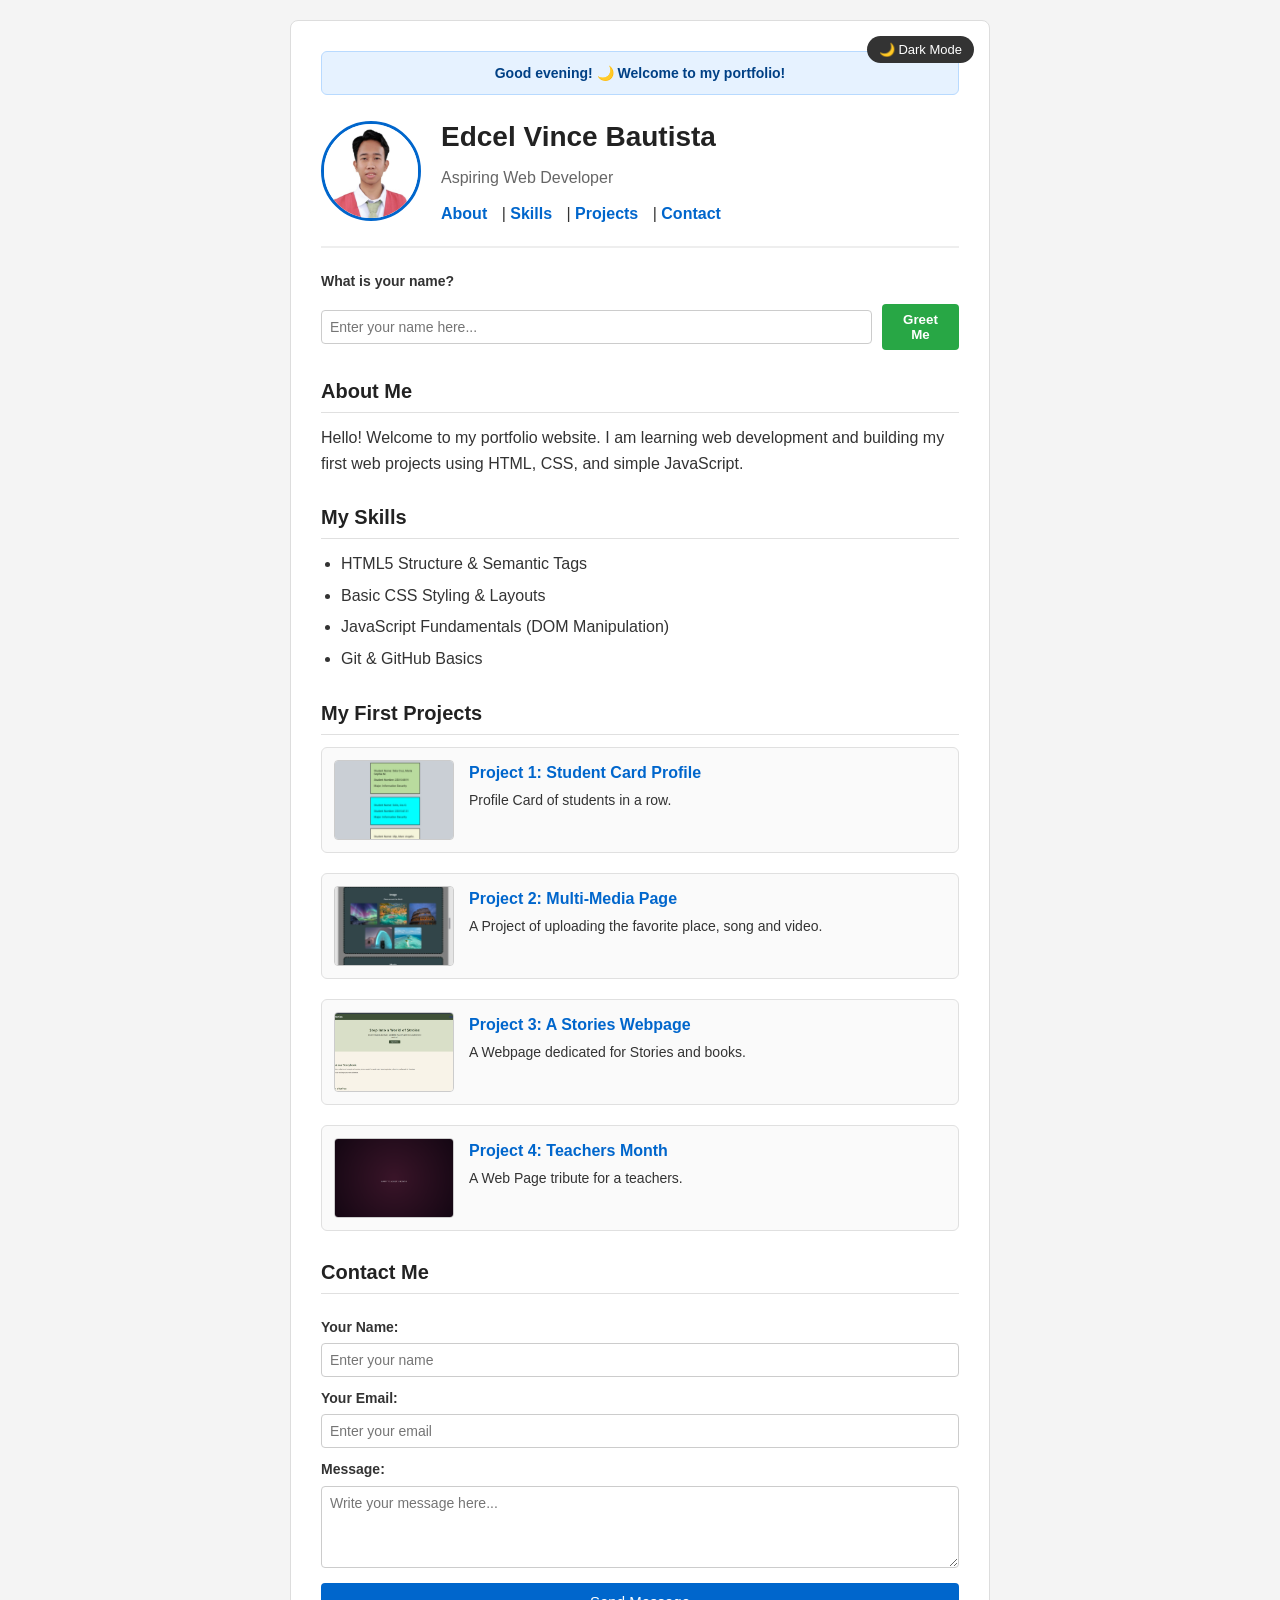
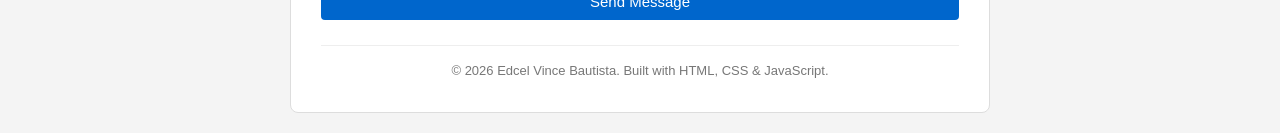
<file: index.html>
<!DOCTYPE html>
<html lang="en">
<head>
    <meta charset="UTF-8">
    <meta name="viewport" content="width=device-width, initial-scale=1.0">
    <title>Edcel Vince Bautista Portfolio</title>
    <link rel="stylesheet" href="style.css">
</head>
<body>

    
    <div class="container">

        
        <button id="dark-mode-btn" class="theme-toggle-btn" onclick="toggleDarkMode()">🌙 Dark Mode</button>

        
        <div id="greeting-banner" class="greeting-banner">
            Welcome to my portfolio!
        </div>

       
        <header>
            <img src="vince.profile.jpg" alt="Edcel Vince Bautista Profile Picture" class="profile-pic">
            <div class="header-text">
                <h1>Edcel Vince Bautista</h1>
                <p>Aspiring Web Developer</p>
                <nav>
                    <a href="#about">About</a> |
                    <a href="#skills">Skills</a> |
                    <a href="#projects">Projects</a> |
                    <a href="#contact">Contact</a>
                </nav>
            </div>
        </header>

        
        <section>
            <label for="visitor-name">What is your name?</label>
            <div class="visitor-section">
                <input type="text" id="visitor-name" placeholder="Enter your name here...">
                <button type="button" onclick="greetVisitor()">Greet Me</button>
            </div>
        </section>

        
        <section id="about">
            <h2>About Me</h2>
            <p>Hello! Welcome to my portfolio website. I am learning web development and building my first web projects using HTML, CSS, and simple JavaScript.</p>
        </section>

       
        <section id="skills">
            <h2>My Skills</h2>
            <ul>
                <li>HTML5 Structure & Semantic Tags</li>
                <li>Basic CSS Styling & Layouts</li>
                <li>JavaScript Fundamentals (DOM Manipulation)</li>
                <li>Git & GitHub Basics</li>
            </ul>
        </section>

        
        <section id="projects">
            <h2>My First Projects</h2>
            
            <div class="project-item">
                <img src="project1.jpg" alt="Recipe Project Screenshot" class="project-img">
                <div class="project-info">
                    <a href="#" onclick="return false;">Project 1: Student Card Profile</a>
                    <p>Profile Card of students in a row.</p>
                </div>
            </div>

            <div class="project-item">
                <img src="proj2.jpg" alt="Quiz Project Screenshot" class="project-img" >
                <div class="project-info">
                    <a href="#" onclick="return false;">Project 2: Multi-Media Page</a>
                    <p>A Project of uploading  the favorite place, song and video.</p>
                </div>
            </div>

            <div class="project-item">
                <img src="vinceStories.png" alt="Tribute Project Screenshot" class="project-img">
                <div class="project-info">
                    <a href="#" onclick="return false;">Project 3: A Stories Webpage </a>
                    <p>A Webpage dedicated for Stories and books.</p>
                </div>
            </div>
            <div class="project-item">
                <img src="vinceTeachersMonth.jpg.png" alt="Tribute Project Screenshot" class="project-img">
                <div class="project-info">
                    <a href="#" onclick="return false;">Project 4: Teachers Month </a>
                    <p>A Web Page tribute for a teachers.</p>
                </div>    
            </div>
        </section>

        
        <section id="contact">
            <h2>Contact Me</h2>
            <form id="contact-form" onsubmit="handleFormSubmit(event)">
                <label for="name">Your Name:</label>
                <input type="text" id="name" name="name" placeholder="Enter your name" required>

                <label for="email">Your Email:</label>
                <input type="email" id="email" name="email" placeholder="Enter your email" required>

                <label for="message">Message:</label>
                <textarea id="message" name="message" rows="4" placeholder="Write your message here..." required></textarea>

                <button type="submit" class="submit-btn">Send Message</button>
            </form>

            <div id="form-message" class="form-message">
                Thank you! Your message has been sent successfully.
            </div>
        </section>

        
        <footer>
            <p>&copy; 2026 Edcel Vince Bautista. Built with HTML, CSS & JavaScript.</p>
        </footer>

    </div>

    
    <script src="script.js"></script>

</body>
</html>
</file>
<file: style.css>
* {
            margin: 0;
            padding: 0;
            box-sizing: border-box;
        }

       
        body {
            font-family: Arial, Helvetica, sans-serif;
            background-color: #f4f4f4;
            color: #333333;
            line-height: 1.6;
            padding: 20px;
            transition: background-color 0.3s, color 0.3s;
        }

        
        body.dark-mode {
            background-color: #1e1e1e;
            color: #eeeeee;
        }

        body.dark-mode .container {
            background-color: #2c2c2c;
            border-color: #444444;
        }

        body.dark-mode header,
        body.dark-mode footer,
        body.dark-mode h2 {
            border-color: #444444;
        }

        body.dark-mode header h1,
        body.dark-mode h2 {
            color: #ffffff;
        }

        body.dark-mode header p {
            color: #bbbbbb;
        }

        body.dark-mode nav a,
        body.dark-mode .project-item a {
            color: #66b2ff;
        }

        body.dark-mode .project-item {
            background-color: #383838;
            border-color: #444444;
        }

        body.dark-mode input[type="text"],
        body.dark-mode input[type="email"],
        body.dark-mode textarea {
            background-color: #1e1e1e;
            color: #ffffff;
            border-color: #555555;
        }

        body.dark-mode .greeting-banner {
            background-color: #3a3a1a;
            color: #ffeb3b;
            border-color: #666633;
        }

        
        .container {
            max-width: 700px;
            margin: 0 auto;
            background-color: #ffffff;
            padding: 30px;
            border-radius: 8px;
            border: 1px solid #dddddd;
            position: relative;
        }

        
        .theme-toggle-btn {
            position: absolute;
            top: 15px;
            right: 15px;
            background-color: #333333;
            color: #ffffff;
            border: none;
            padding: 6px 12px;
            border-radius: 20px;
            cursor: pointer;
            font-size: 13px;
        }

        body.dark-mode .theme-toggle-btn {
            background-color: #e0e0e0;
            color: #222222;
        }

        
        header {
            display: flex;
            align-items: center;
            gap: 20px;
            border-bottom: 2px solid #eeeeee;
            padding-bottom: 20px;
            margin-bottom: 20px;
            margin-top: 15px;
            
        }

        .profile-pic {
            width: 100px;
            height: 100px;
            border-radius: 50%;
            object-fit: cover;
            border: 3px solid #0066cc;
            background-color: #e0e0e0;
            flex-shrink: 0;
        }

        .header-text {
            flex-grow: 1;
        }

        header h1 {
            font-size: 28px;
            color: #222222;
            margin-bottom: 5px;
        }

        header p {
            font-size: 16px;
            color: #666666;
        }

        
        nav {
            margin-top: 10px;
            
        }

        nav a {
            color: #0066cc;
            text-decoration: none;
            margin-right: 10px;
            font-weight: bold;
        }

        nav a:hover {
            text-decoration: underline;
        }

        
        .greeting-banner {
            background-color: #e6f2ff;
            color: #004085;
            border: 1px solid #b8daff;
            padding: 10px 15px;
            border-radius: 6px;
            margin-bottom: 20px;
            font-weight: bold;
            font-size: 14px;
            text-align: center;
        }

        
        section {
            margin-bottom: 25px;
        }

        h2 {
            font-size: 20px;
            color: #222222;
            border-bottom: 1px solid #e0e0e0;
            padding-bottom: 5px;
            margin-bottom: 12px;
        }

        
        ul {
            margin-left: 20px;
        }

        li {
            margin-bottom: 6px;
        }

        
        .project-item {
            display: flex;
            gap: 15px;
            margin-bottom: 20px;
            padding: 12px;
            border: 1px solid #e0e0e0;
            border-radius: 6px;
            background-color: #fafafa;
        }

        .project-img {
            width: 120px;
            height: 80px;
            object-fit: cover;
            border-radius: 4px;
            border: 1px solid #ccc;
            flex-shrink: 0;
            background-color: #e5e5e5;
        }

        .project-info {
            flex-grow: 1;
        }

        .project-item a {
            color: #0066cc;
            font-weight: bold;
            text-decoration: none;
            font-size: 16px;
        }

        .project-item a:hover {
            text-decoration: underline;
        }

        .project-item p {
            margin-top: 4px;
            font-size: 14px;
        }

        
        form {
            display: flex;
            flex-direction: column;
        }

        label {
            font-weight: bold;
            margin-top: 10px;
            margin-bottom: 5px;
            font-size: 14px;
        }

        input[type="text"],
        input[type="email"],
        textarea {
            width: 100%;
            padding: 8px;
            border: 1px solid #ccc;
            border-radius: 4px;
            font-family: Arial, sans-serif;
            font-size: 14px;
        }

        textarea {
            resize: vertical;
        }

        button.submit-btn {
            margin-top: 15px;
            padding: 10px;
            background-color: #0066cc;
            color: white;
            border: none;
            border-radius: 4px;
            cursor: pointer;
            font-size: 15px;
        }

        button.submit-btn:hover {
            background-color: #004999;
        }

        
        .visitor-section {
            display: flex;
            gap: 10px;
            margin-top: 10px;
            align-items: center;
        }

        .visitor-section input {
            flex-grow: 1;
        }

        .visitor-section button {
            padding: 8px 14px;
            background-color: #28a745;
            color: white;
            border: none;
            border-radius: 4px;
            cursor: pointer;
            font-weight: bold;
        }

        .visitor-section button:hover {
            background-color: #218838;
        }

        
        .form-message {
            display: none;
            margin-top: 12px;
            padding: 10px;
            background-color: #d4edda;
            color: #155724;
            border: 1px solid #c3e6cb;
            border-radius: 4px;
            font-size: 14px;
            text-align: center;
        }

        
        footer {
            text-align: center;
            margin-top: 25px;
            padding-top: 15px;
            border-top: 1px solid #eeeeee;
            font-size: 13px;
            color: #777777;
        }
</file>
